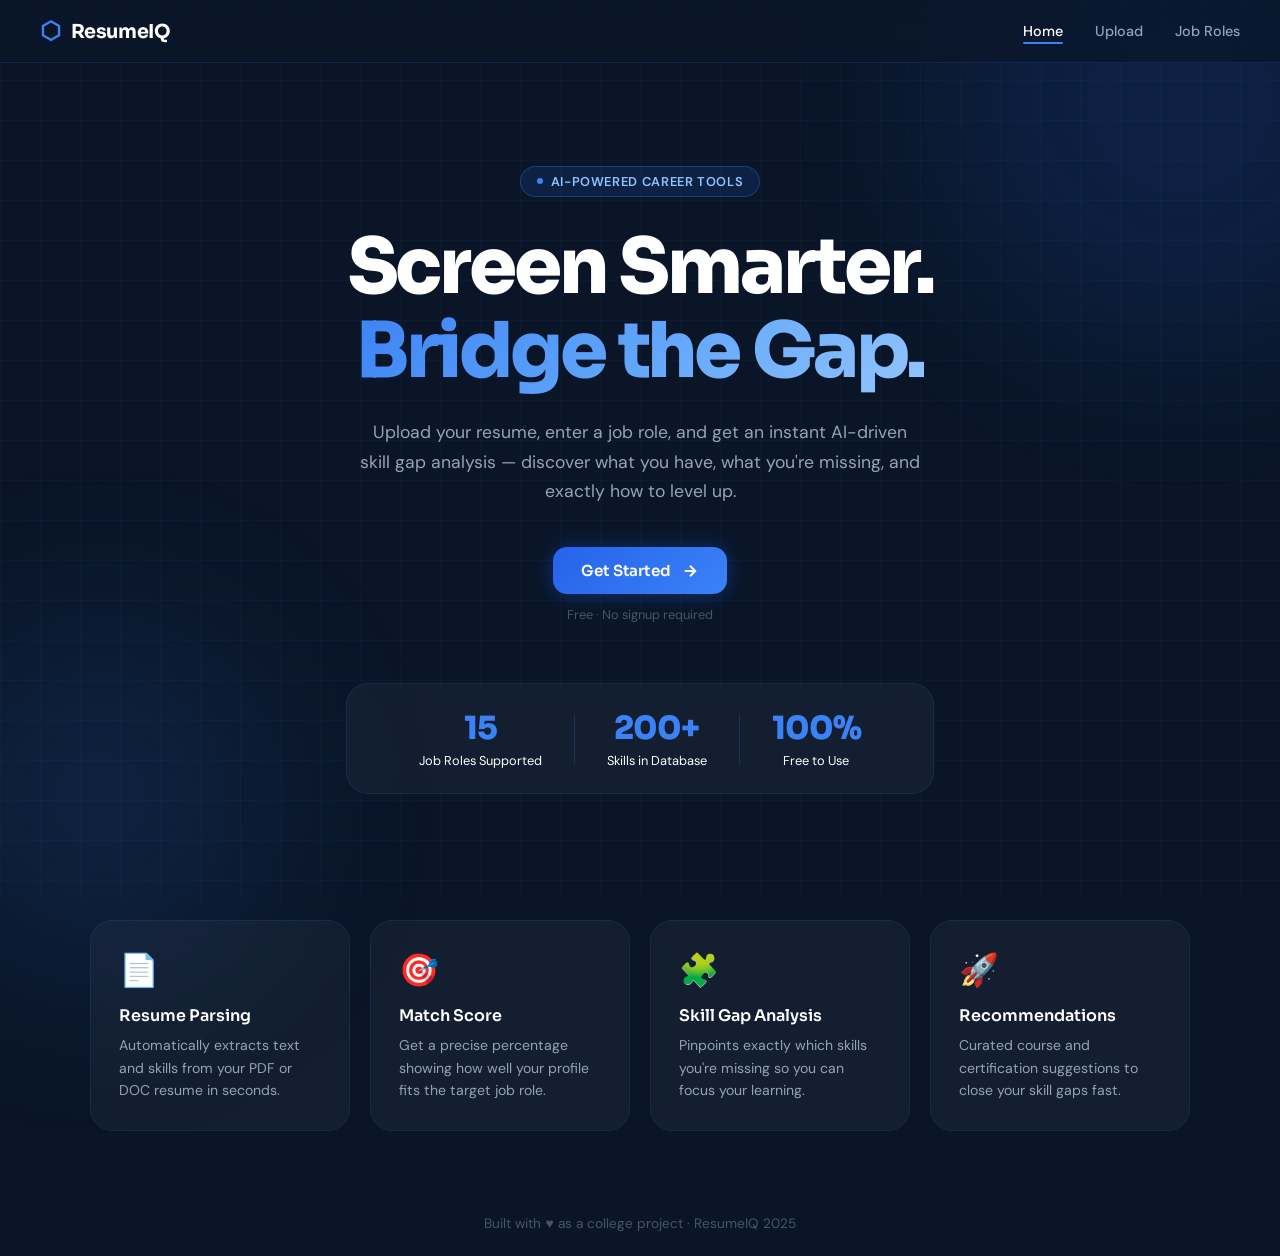
<file: frontend/index.html>
<!DOCTYPE html>
<html lang="en">
<head>
  <meta charset="UTF-8" />
  <meta name="viewport" content="width=device-width, initial-scale=1.0"/>
  <title>ResumeIQ – Intelligent Resume Screener</title>
  <link rel="stylesheet" href="style.css" />
  <link href="https://fonts.googleapis.com/css2?family=Sora:wght@300;400;600;700;800&family=DM+Sans:ital,wght@0,300;0,400;0,500;1,300&display=swap" rel="stylesheet"/>
</head>
<body class="home-page">

  <!-- Animated background grid -->
  <div class="bg-grid"></div>
  <!-- Floating blobs -->
  <div class="blob blob-1"></div>
  <div class="blob blob-2"></div>

  <nav class="navbar">
    <div class="nav-logo">
      <span class="logo-icon">⬡</span>
      <span class="logo-text">ResumeIQ</span>
    </div>
    <div class="nav-links">
      <a href="index.html" class="active">Home</a>
      <a href="upload.html">Upload</a>
      <a href="job-roles.html">Job Roles</a>
    </div>
  </nav>

  <main class="hero-section">
    <div class="hero-badge">
      <span class="badge-dot"></span>
      AI-Powered Career Tools
    </div>

    <h1 class="hero-title">
      Screen Smarter.<br/>
      <span class="gradient-text">Bridge the Gap.</span>
    </h1>

    <p class="hero-description">
      Upload your resume, enter a job role, and get an instant AI-driven
      skill gap analysis — discover what you have, what you're missing,
      and exactly how to level up.
    </p>

    <div class="hero-cta">
      <a href="upload.html" class="btn-primary">
        <span>Get Started</span>
        <svg width="18" height="18" viewBox="0 0 24 24" fill="none" stroke="currentColor" stroke-width="2.5"><line x1="5" y1="12" x2="19" y2="12"/><polyline points="12 5 19 12 12 19"/></svg>
      </a>
      <div class="cta-note">Free · No signup required</div>
    </div>

    <!-- Stats row -->
    <div class="stats-row">
      <div class="stat-card">
        <div class="stat-number">15</div>
        <div class="stat-label">Job Roles Supported</div>
      </div>
      <div class="stat-divider"></div>
      <div class="stat-card">
        <div class="stat-number">200+</div>
        <div class="stat-label">Skills in Database</div>
      </div>
      <div class="stat-divider"></div>
      <div class="stat-card">
        <div class="stat-number">100%</div>
        <div class="stat-label">Free to Use</div>
      </div>
    </div>
  </main>

  <!-- Feature cards -->
  <section class="features-section">
    <div class="features-grid">
      <div class="feature-card" style="--delay: 0s">
        <div class="feature-icon">📄</div>
        <h3>Resume Parsing</h3>
        <p>Automatically extracts text and skills from your PDF or DOC resume in seconds.</p>
      </div>
      <div class="feature-card" style="--delay: 0.1s">
        <div class="feature-icon">🎯</div>
        <h3>Match Score</h3>
        <p>Get a precise percentage showing how well your profile fits the target job role.</p>
      </div>
      <div class="feature-card" style="--delay: 0.2s">
        <div class="feature-icon">🧩</div>
        <h3>Skill Gap Analysis</h3>
        <p>Pinpoints exactly which skills you're missing so you can focus your learning.</p>
      </div>
      <div class="feature-card" style="--delay: 0.3s">
        <div class="feature-icon">🚀</div>
        <h3>Recommendations</h3>
        <p>Curated course and certification suggestions to close your skill gaps fast.</p>
      </div>
    </div>
  </section>

  <footer class="footer">
    <p>Built with ♥ as a college project · ResumeIQ 2025</p>
  </footer>

  <script src="main.js"></script>
</body>
</html>
</file>
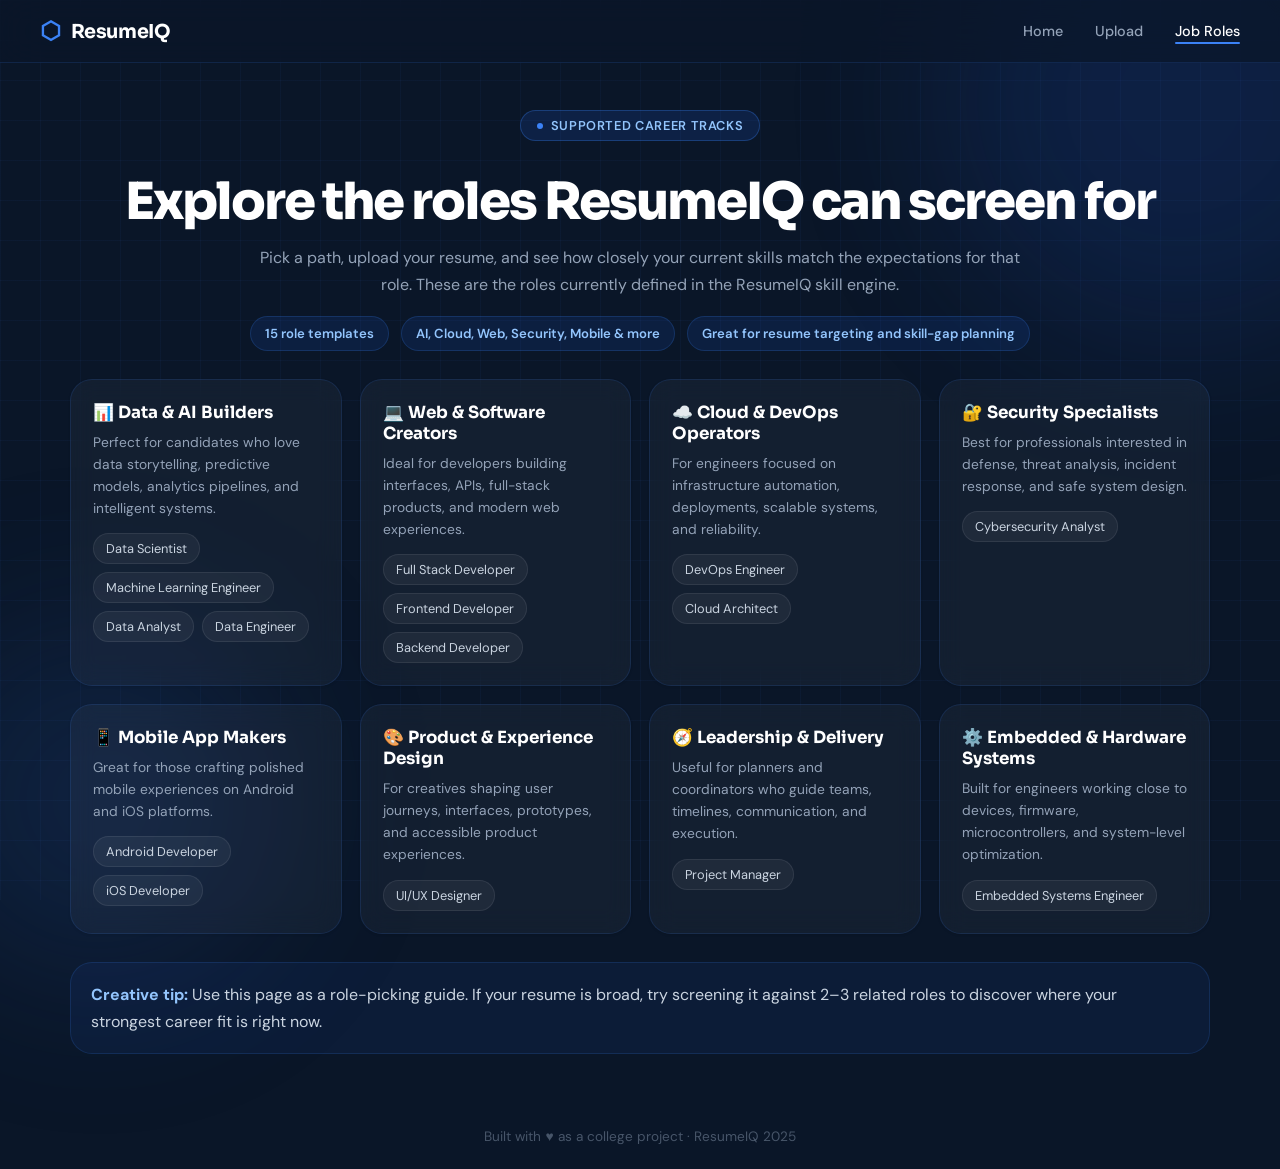
<file: frontend/job-roles.html>
<!DOCTYPE html>
<html lang="en">
<head>
  <meta charset="UTF-8" />
  <meta name="viewport" content="width=device-width, initial-scale=1.0"/>
  <title>Supported Job Roles – ResumeIQ</title>
  <link rel="stylesheet" href="style.css" />
  <link href="https://fonts.googleapis.com/css2?family=Sora:wght@300;400;600;700;800&family=DM+Sans:ital,wght@0,300;0,400;0,500;1,300&display=swap" rel="stylesheet"/>
</head>
<body class="roles-page">

  <div class="bg-grid"></div>
  <div class="blob blob-1"></div>
  <div class="blob blob-2"></div>

  <nav class="navbar">
    <a href="index.html" class="nav-logo">
      <span class="logo-icon">⬡</span>
      <span class="logo-text">ResumeIQ</span>
    </a>
    <div class="nav-links">
      <a href="index.html">Home</a>
      <a href="upload.html">Upload</a>
      <a href="job-roles.html" class="active">Job Roles</a>
    </div>
  </nav>

  <main class="roles-main">
    <section class="roles-hero">
      <div class="hero-badge">
        <span class="badge-dot"></span>
        Supported Career Tracks
      </div>
      <h1>Explore the roles ResumeIQ can screen for</h1>
      <p>
        Pick a path, upload your resume, and see how closely your current skills match the expectations for that role.
        These are the roles currently defined in the ResumeIQ skill engine.
      </p>

      <div class="roles-summary">
        <span class="summary-pill">15 role templates</span>
        <span class="summary-pill">AI, Cloud, Web, Security, Mobile & more</span>
        <span class="summary-pill">Great for resume targeting and skill-gap planning</span>
      </div>
    </section>

    <section class="roles-grid">
      <article class="role-category-card">
        <h2>📊 Data & AI Builders</h2>
        <p>Perfect for candidates who love data storytelling, predictive models, analytics pipelines, and intelligent systems.</p>
        <div class="role-pill-group">
          <span class="role-pill">Data Scientist</span>
          <span class="role-pill">Machine Learning Engineer</span>
          <span class="role-pill">Data Analyst</span>
          <span class="role-pill">Data Engineer</span>
        </div>
      </article>

      <article class="role-category-card">
        <h2>💻 Web & Software Creators</h2>
        <p>Ideal for developers building interfaces, APIs, full-stack products, and modern web experiences.</p>
        <div class="role-pill-group">
          <span class="role-pill">Full Stack Developer</span>
          <span class="role-pill">Frontend Developer</span>
          <span class="role-pill">Backend Developer</span>
        </div>
      </article>

      <article class="role-category-card">
        <h2>☁️ Cloud & DevOps Operators</h2>
        <p>For engineers focused on infrastructure automation, deployments, scalable systems, and reliability.</p>
        <div class="role-pill-group">
          <span class="role-pill">DevOps Engineer</span>
          <span class="role-pill">Cloud Architect</span>
        </div>
      </article>

      <article class="role-category-card">
        <h2>🔐 Security Specialists</h2>
        <p>Best for professionals interested in defense, threat analysis, incident response, and safe system design.</p>
        <div class="role-pill-group">
          <span class="role-pill">Cybersecurity Analyst</span>
        </div>
      </article>

      <article class="role-category-card">
        <h2>📱 Mobile App Makers</h2>
        <p>Great for those crafting polished mobile experiences on Android and iOS platforms.</p>
        <div class="role-pill-group">
          <span class="role-pill">Android Developer</span>
          <span class="role-pill">iOS Developer</span>
        </div>
      </article>

      <article class="role-category-card">
        <h2>🎨 Product & Experience Design</h2>
        <p>For creatives shaping user journeys, interfaces, prototypes, and accessible product experiences.</p>
        <div class="role-pill-group">
          <span class="role-pill">UI/UX Designer</span>
        </div>
      </article>

      <article class="role-category-card">
        <h2>🧭 Leadership & Delivery</h2>
        <p>Useful for planners and coordinators who guide teams, timelines, communication, and execution.</p>
        <div class="role-pill-group">
          <span class="role-pill">Project Manager</span>
        </div>
      </article>

      <article class="role-category-card">
        <h2>⚙️ Embedded & Hardware Systems</h2>
        <p>Built for engineers working close to devices, firmware, microcontrollers, and system-level optimization.</p>
        <div class="role-pill-group">
          <span class="role-pill">Embedded Systems Engineer</span>
        </div>
      </article>
    </section>

    <section class="roles-note-box">
      <strong>Creative tip:</strong> Use this page as a role-picking guide. If your resume is broad, try screening it against 2–3 related roles to discover where your strongest career fit is right now.
    </section>
  </main>

  <footer class="footer">
    <p>Built with ♥ as a college project · ResumeIQ 2025</p>
  </footer>

  <script src="main.js"></script>
</body>
</html>
</file>
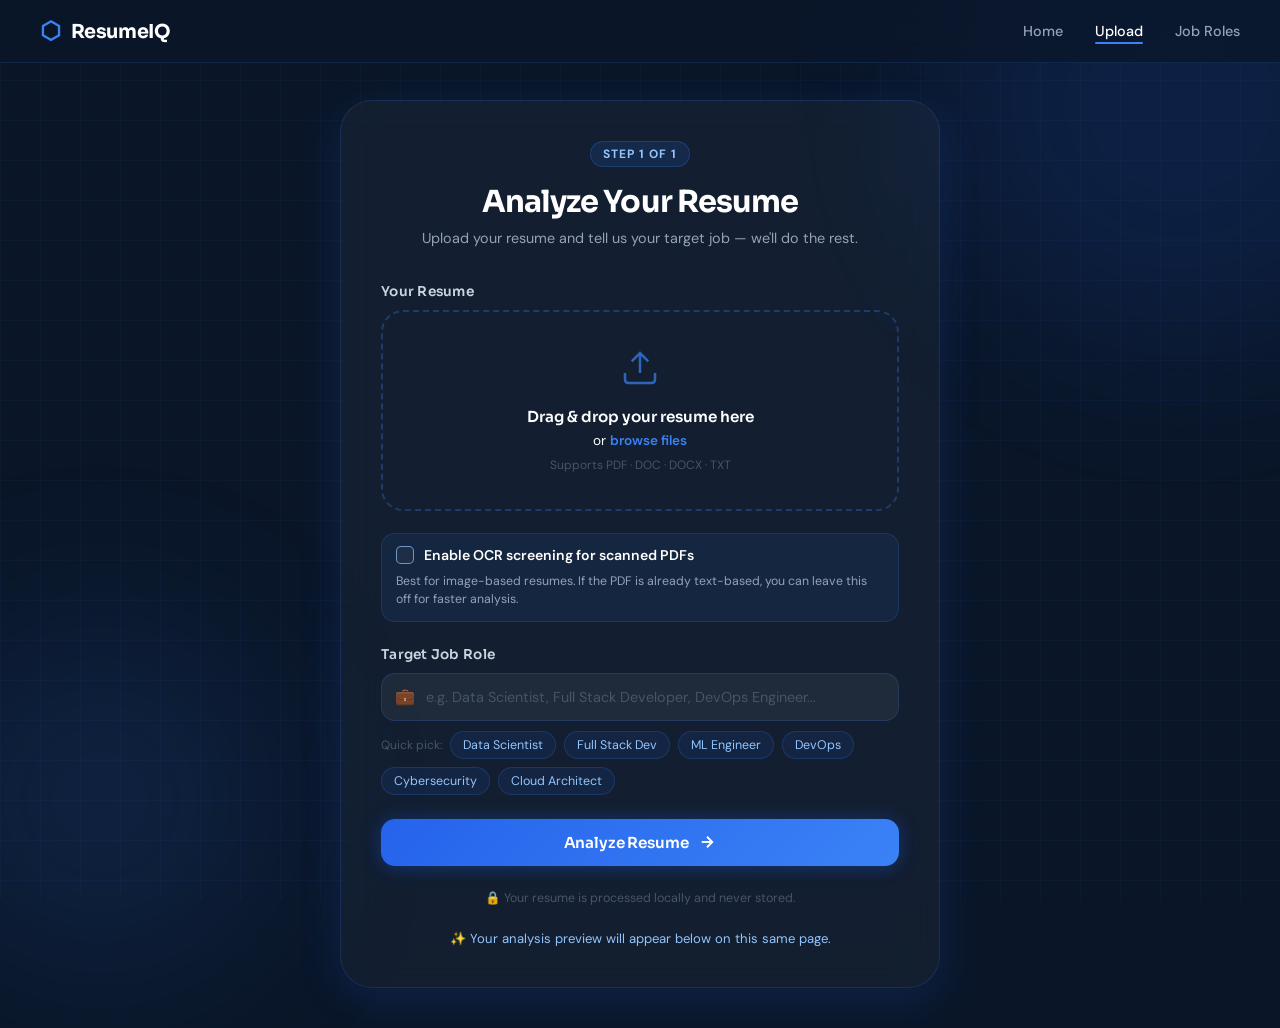
<file: frontend/results.html>
<!DOCTYPE html>
<html lang="en">
<head>
  <meta charset="UTF-8" />
  <meta name="viewport" content="width=device-width, initial-scale=1.0"/>
  <title>Analysis Results – ResumeIQ</title>
  <link rel="stylesheet" href="style.css" />
  <link href="https://fonts.googleapis.com/css2?family=Sora:wght@300;400;600;700;800&family=DM+Sans:ital,wght@0,300;0,400;0,500;1,300&display=swap" rel="stylesheet"/>
</head>
<body class="results-page">

  <div class="bg-grid"></div>
  <div class="blob blob-1"></div>
  <div class="blob blob-2"></div>

  <nav class="navbar">
    <a href="index.html" class="nav-logo">
      <span class="logo-icon">⬡</span>
      <span class="logo-text">ResumeIQ</span>
    </a>
    <div class="nav-links">
      <a href="index.html">Home</a>
      <a href="upload.html">Upload</a>
      <a href="job-roles.html">Job Roles</a>
    </div>
  </nav>

  <main class="results-main">

    <!-- Hero score section -->
    <section class="score-hero">
      <div class="score-hero-inner">
        <div class="result-meta">
          <span class="result-badge">Analysis Complete</span>
          <h1>Your Resume Report</h1>
          <p class="result-subtitle">
            Role: <strong id="displayRole">—</strong>
          </p>
        </div>

        <!-- Circular score meter -->
        <div class="score-ring-wrap">
          <svg class="score-ring" viewBox="0 0 200 200">
            <circle class="ring-bg" cx="100" cy="100" r="80"/>
            <circle class="ring-fill" id="ringFill" cx="100" cy="100" r="80"
              stroke-dasharray="502.65"
              stroke-dashoffset="502.65"/>
          </svg>
          <div class="score-center">
            <div class="score-number" id="scoreNumber">0%</div>
            <div class="score-label">Match Score</div>
          </div>
        </div>
      </div>

      <!-- Score interpretation badge -->
      <div class="score-verdict" id="scoreVerdict">
        <span class="verdict-icon" id="verdictIcon">🔍</span>
        <span id="verdictText">Analyzing...</span>
      </div>
    </section>

    <!-- Progress bar (alternate linear view) -->
    <section class="results-grid">

      <!-- Match Score Bar -->
      <div class="result-card card-full">
        <div class="card-header">
          <span class="card-icon">📊</span>
          <h2>Match Score Breakdown</h2>
        </div>
        <div class="score-bar-wrap">
          <div class="score-bar-track">
            <div class="score-bar-fill" id="scoreBarFill" style="width: 0%"></div>
            <div class="score-bar-label" id="scoreBarLabel">0%</div>
          </div>
          <div class="score-scale">
            <span>0%</span><span>25%</span><span>50%</span><span>75%</span><span>100%</span>
          </div>
        </div>
      </div>

      <!-- Matched Skills -->
      <div class="result-card">
        <div class="card-header">
          <span class="card-icon">✅</span>
          <h2>Matched Skills</h2>
          <span class="card-count matched-count" id="matchedCount">0</span>
        </div>
        <div class="skills-container" id="matchedSkills">
          <p class="empty-state">No matched skills found.</p>
        </div>
      </div>

      <!-- Missing Skills -->
      <div class="result-card">
        <div class="card-header">
          <span class="card-icon">❌</span>
          <h2>Missing Skills</h2>
          <span class="card-count missing-count" id="missingCount">0</span>
        </div>
        <div class="skills-container" id="missingSkills">
          <p class="empty-state">No missing skills found.</p>
        </div>
      </div>

      <!-- Skill Gap Analysis -->
      <div class="result-card card-full">
        <div class="card-header">
          <span class="card-icon">🧩</span>
          <h2>Skill Gap Analysis</h2>
        </div>
        <div class="gap-analysis" id="gapAnalysis">
          <p class="empty-state">Loading analysis...</p>
        </div>
      </div>

      <!-- Recommendations -->
      <div class="result-card card-full">
        <div class="card-header">
          <span class="card-icon">🚀</span>
          <h2>Learning Recommendations</h2>
        </div>
        <div class="recommendations-grid" id="recommendations">
          <p class="empty-state">Loading recommendations...</p>
        </div>
      </div>

    </section>

    <!-- Action buttons -->
    <div class="results-actions">
      <a href="upload.html" class="btn-primary">
        <svg width="16" height="16" viewBox="0 0 24 24" fill="none" stroke="currentColor" stroke-width="2.5"><polyline points="15 18 9 12 15 6"/></svg>
        Analyze Another Resume
      </a>
      <button class="btn-secondary" onclick="window.print()">
        <svg width="16" height="16" viewBox="0 0 24 24" fill="none" stroke="currentColor" stroke-width="2"><polyline points="6 9 6 2 18 2 18 9"/><path d="M6 18H4a2 2 0 0 1-2-2v-5a2 2 0 0 1 2-2h16a2 2 0 0 1 2 2v5a2 2 0 0 1-2 2h-2"/><rect x="6" y="14" width="12" height="8"/></svg>
        Print Report
      </button>
    </div>

  </main>

  <footer class="footer">
    <p>Built with ♥ as a college project · ResumeIQ 2025</p>
  </footer>

  <script src="main.js"></script>
  <script src="results.js"></script>
</body>
</html>
</file>
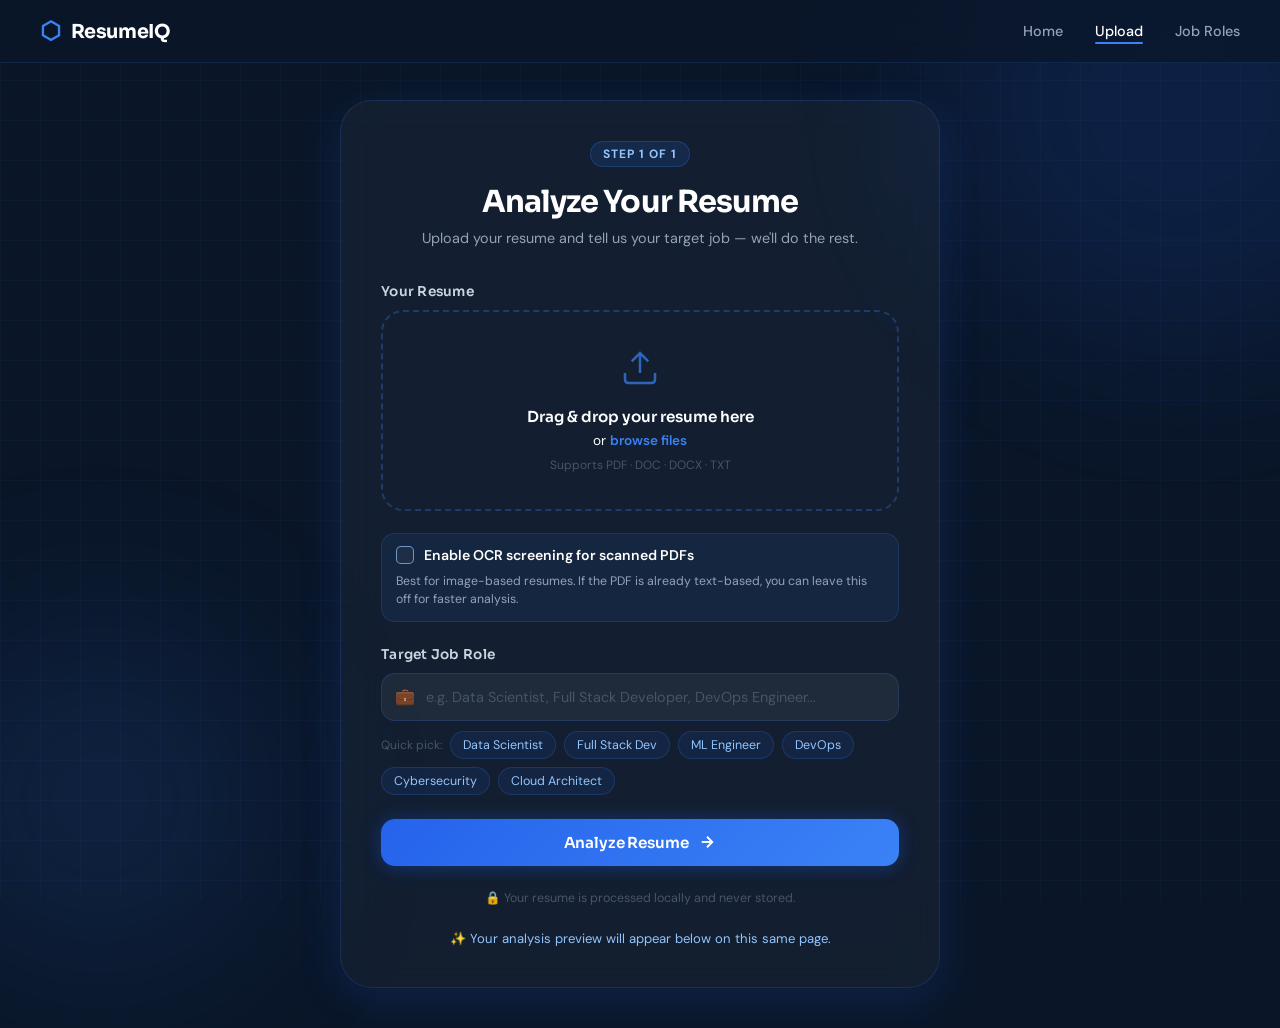
<file: frontend/upload.html>
<!DOCTYPE html>
<html lang="en">
<head>
  <meta charset="UTF-8" />
  <meta name="viewport" content="width=device-width, initial-scale=1.0"/>
  <title>Upload Resume – ResumeIQ</title>
  <link rel="stylesheet" href="style.css" />
  <link href="https://fonts.googleapis.com/css2?family=Sora:wght@300;400;600;700;800&family=DM+Sans:ital,wght@0,300;0,400;0,500;1,300&display=swap" rel="stylesheet"/>
</head>
<body class="upload-page">

  <div class="bg-grid"></div>
  <div class="blob blob-1"></div>
  <div class="blob blob-2"></div>

  <nav class="navbar">
    <a href="index.html" class="nav-logo">
      <span class="logo-icon">⬡</span>
      <span class="logo-text">ResumeIQ</span>
    </a>
    <div class="nav-links">
      <a href="index.html">Home</a>
      <a href="upload.html" class="active">Upload</a>
      <a href="job-roles.html">Job Roles</a>
    </div>
  </nav>

  <main class="upload-main">
    <div class="upload-layout">
      <div class="upload-container">

        <div class="upload-header">
          <div class="step-badge">Step 1 of 1</div>
          <h1>Analyze Your Resume</h1>
          <p>Upload your resume and tell us your target job — we'll do the rest.</p>
        </div>

        <form id="uploadForm" class="upload-form" enctype="multipart/form-data">

          <!-- File Drop Zone -->
          <div class="form-group">
            <label class="form-label">Your Resume</label>
            <div class="drop-zone" id="dropZone">
              <div class="drop-zone-content" id="dropContent">
                <div class="drop-icon">
                  <svg width="40" height="40" viewBox="0 0 24 24" fill="none" stroke="currentColor" stroke-width="1.5">
                    <path d="M21 15v4a2 2 0 0 1-2 2H5a2 2 0 0 1-2-2v-4"/>
                    <polyline points="17 8 12 3 7 8"/>
                    <line x1="12" y1="3" x2="12" y2="15"/>
                  </svg>
                </div>
                <p class="drop-title">Drag & drop your resume here</p>
                <p class="drop-subtitle">or <label for="fileInput" class="file-browse-label">browse files</label></p>
                <p class="drop-formats">Supports PDF · DOC · DOCX · TXT</p>
              </div>
              <div class="drop-zone-selected hidden" id="fileSelected">
                <div class="file-icon">📄</div>
                <div class="file-info">
                  <span class="file-name" id="fileName">resume.pdf</span>
                  <span class="file-size" id="fileSize">245 KB</span>
                </div>
                <button type="button" class="file-remove" id="removeFile">✕</button>
              </div>
              <input type="file" id="fileInput" name="resume" accept=".pdf,.doc,.docx,.txt" hidden/>
            </div>

            <div class="ocr-option">
              <label class="ocr-toggle" for="ocrToggle">
                <input type="checkbox" id="ocrToggle" name="use_ocr" />
                <span class="ocr-toggle-box"></span>
                <span class="ocr-toggle-text">Enable OCR screening for scanned PDFs</span>
              </label>
              <p class="ocr-note">Best for image-based resumes. If the PDF is already text-based, you can leave this off for faster analysis.</p>
            </div>
          </div>

          <!-- Job Role Input -->
          <div class="form-group">
            <label class="form-label" for="jobRole">Target Job Role</label>
            <div class="input-wrapper">
              <span class="input-icon">💼</span>
              <input
                type="text"
                id="jobRole"
                name="job_role"
                placeholder="e.g. Data Scientist, Full Stack Developer, DevOps Engineer..."
                class="text-input"
                autocomplete="off"
              />
            </div>
            <!-- Quick select chips -->
            <div class="role-chips">
              <span class="chip-label">Quick pick:</span>
              <button type="button" class="role-chip" data-role="Data Scientist">Data Scientist</button>
              <button type="button" class="role-chip" data-role="Full Stack Developer">Full Stack Dev</button>
              <button type="button" class="role-chip" data-role="Machine Learning Engineer">ML Engineer</button>
              <button type="button" class="role-chip" data-role="DevOps Engineer">DevOps</button>
              <button type="button" class="role-chip" data-role="Cybersecurity Analyst">Cybersecurity</button>
              <button type="button" class="role-chip" data-role="Cloud Architect">Cloud Architect</button>
            </div>
          </div>

          <!-- Error message -->
          <div class="error-msg hidden" id="errorMsg">
            <span>⚠️</span> <span id="errorText">Please fill in all fields.</span>
          </div>

          <!-- Submit -->
          <button type="submit" class="btn-primary btn-full" id="submitBtn">
            <span id="btnText">Analyze Resume</span>
            <div class="btn-spinner hidden" id="btnSpinner"></div>
            <svg id="btnArrow" width="18" height="18" viewBox="0 0 24 24" fill="none" stroke="currentColor" stroke-width="2.5"><line x1="5" y1="12" x2="19" y2="12"/><polyline points="12 5 19 12 12 19"/></svg>
          </button>

          <p class="privacy-note">🔒 Your resume is processed locally and never stored.</p>
          <p class="preview-note">✨ Your analysis preview will appear below on this same page.</p>
        </form>

      </div>

      <section class="inline-results hidden" id="inlineResults" aria-live="polite">
        <div class="inline-results-header">
          <div>
            <span class="result-badge">Live Preview</span>
            <h2>Analysis Preview</h2>
            <p>Your match score and skill gap report will appear here after upload.</p>
          </div>
          <button type="button" class="btn-secondary" id="scrollToFormBtn">Edit Resume / Role</button>
        </div>

        <section class="score-hero">
          <div class="score-hero-inner">
            <div class="result-meta">
              <span class="result-badge">Analysis Complete</span>
              <h1>Your Resume Report</h1>
              <p class="result-subtitle">
                Role: <strong id="displayRole">—</strong>
              </p>
            </div>

            <div class="score-ring-wrap">
              <svg class="score-ring" viewBox="0 0 200 200">
                <circle class="ring-bg" cx="100" cy="100" r="80"/>
                <circle class="ring-fill" id="ringFill" cx="100" cy="100" r="80"
                  stroke-dasharray="502.65"
                  stroke-dashoffset="502.65"/>
              </svg>
              <div class="score-center">
                <div class="score-number" id="scoreNumber">0%</div>
                <div class="score-label">Match Score</div>
              </div>
            </div>
          </div>

          <div class="score-verdict" id="scoreVerdict">
            <span class="verdict-icon" id="verdictIcon">🔍</span>
            <span id="verdictText">Analyzing...</span>
          </div>
        </section>

        <section class="results-grid">
          <div class="result-card card-full">
            <div class="card-header">
              <span class="card-icon">📊</span>
              <h2>Match Score Breakdown</h2>
            </div>
            <div class="score-bar-wrap">
              <div class="score-bar-track">
                <div class="score-bar-fill" id="scoreBarFill" style="width: 0%"></div>
                <div class="score-bar-label" id="scoreBarLabel">0%</div>
              </div>
              <div class="score-scale">
                <span>0%</span><span>25%</span><span>50%</span><span>75%</span><span>100%</span>
              </div>
            </div>
          </div>

          <div class="result-card">
            <div class="card-header">
              <span class="card-icon">✅</span>
              <h2>Matched Skills</h2>
              <span class="card-count matched-count" id="matchedCount">0</span>
            </div>
            <div class="skills-container" id="matchedSkills">
              <p class="empty-state">No matched skills found.</p>
            </div>
          </div>

          <div class="result-card">
            <div class="card-header">
              <span class="card-icon">❌</span>
              <h2>Missing Skills</h2>
              <span class="card-count missing-count" id="missingCount">0</span>
            </div>
            <div class="skills-container" id="missingSkills">
              <p class="empty-state">No missing skills found.</p>
            </div>
          </div>

          <div class="result-card card-full">
            <div class="card-header">
              <span class="card-icon">🧩</span>
              <h2>Skill Gap Analysis</h2>
            </div>
            <div class="gap-analysis" id="gapAnalysis">
              <p class="empty-state">Loading analysis...</p>
            </div>
          </div>

          <div class="result-card card-full">
            <div class="card-header">
              <span class="card-icon">🚀</span>
              <h2>Learning Recommendations</h2>
            </div>
            <div class="recommendations-grid" id="recommendations">
              <p class="empty-state">Loading recommendations...</p>
            </div>
          </div>
        </section>

        <div class="results-actions">
          <a href="results.html" class="btn-primary">Open Full Report</a>
          <button type="button" class="btn-secondary" onclick="window.print()">Print Preview</button>
        </div>
      </section>
    </div>
  </main>

  <script src="main.js"></script>
  <script src="results.js"></script>
  <script src="upload.js"></script>
</body>
</html>
</file>
<file: frontend/style.css>
/* ================================================
   ResumeIQ – Complete Stylesheet
   Theme: Clean tech-blue with glassmorphism cards
   ================================================ */

/* ── Google Fonts loaded in HTML ── */

/* ── CSS Variables ── */
:root {
  --blue-900: #0a1628;
  --blue-800: #0d2045;
  --blue-700: #1a3a6e;
  --blue-600: #1e4db7;
  --blue-500: #2563eb;
  --blue-400: #3b82f6;
  --blue-300: #93c5fd;
  --blue-100: #dbeafe;
  --blue-50:  #eff6ff;

  --white:    #ffffff;
  --gray-50:  #f8fafc;
  --gray-100: #f1f5f9;
  --gray-300: #cbd5e1;
  --gray-400: #94a3b8;
  --gray-600: #475569;
  --gray-800: #1e293b;

  --green-500: #22c55e;
  --green-100: #dcfce7;
  --red-500:   #ef4444;
  --red-100:   #fee2e2;
  --amber-500: #f59e0b;
  --amber-100: #fef3c7;

  --font-display: 'Sora', sans-serif;
  --font-body:    'DM Sans', sans-serif;

  --radius-sm:  8px;
  --radius-md:  14px;
  --radius-lg:  22px;
  --radius-xl:  32px;

  --shadow-sm:  0 1px 3px rgba(0,0,0,0.08), 0 1px 2px rgba(0,0,0,0.04);
  --shadow-md:  0 4px 16px rgba(37,99,235,0.12), 0 2px 6px rgba(0,0,0,0.06);
  --shadow-lg:  0 12px 40px rgba(37,99,235,0.18), 0 4px 12px rgba(0,0,0,0.08);
  --shadow-glow: 0 0 40px rgba(59,130,246,0.25);

  --transition: all 0.25s cubic-bezier(0.4, 0, 0.2, 1);
}

/* ── Reset ── */
*, *::before, *::after { box-sizing: border-box; margin: 0; padding: 0; }
html { scroll-behavior: smooth; }
body {
  font-family: var(--font-body);
  background: var(--blue-900);
  color: var(--white);
  min-height: 100vh;
  overflow-x: hidden;
}
a { text-decoration: none; color: inherit; }
button { cursor: pointer; font-family: var(--font-body); border: none; }
input { font-family: var(--font-body); }

/* ── Background Grid ── */
.bg-grid {
  position: fixed;
  inset: 0;
  background-image:
    linear-gradient(rgba(59,130,246,0.05) 1px, transparent 1px),
    linear-gradient(90deg, rgba(59,130,246,0.05) 1px, transparent 1px);
  background-size: 40px 40px;
  z-index: 0;
  pointer-events: none;
}

/* ── Blobs ── */
.blob {
  position: fixed;
  border-radius: 50%;
  filter: blur(80px);
  opacity: 0.15;
  z-index: 0;
  pointer-events: none;
  animation: blobFloat 8s ease-in-out infinite;
}
.blob-1 {
  width: 500px; height: 500px;
  background: radial-gradient(circle, #2563eb, #1e4db7);
  top: -150px; right: -150px;
  animation-delay: 0s;
}
.blob-2 {
  width: 400px; height: 400px;
  background: radial-gradient(circle, #3b82f6, #0d2045);
  bottom: -100px; left: -100px;
  animation-delay: 4s;
}
@keyframes blobFloat {
  0%, 100% { transform: translate(0, 0) scale(1); }
  50%       { transform: translate(20px, -20px) scale(1.05); }
}

/* ── Navbar ── */
.navbar {
  position: fixed;
  top: 0; left: 0; right: 0;
  display: flex;
  align-items: center;
  justify-content: space-between;
  padding: 16px 40px;
  background: rgba(10, 22, 40, 0.7);
  backdrop-filter: blur(20px);
  border-bottom: 1px solid rgba(59,130,246,0.15);
  z-index: 100;
}
.nav-logo {
  display: flex;
  align-items: center;
  gap: 10px;
  font-family: var(--font-display);
  font-weight: 700;
  font-size: 1.2rem;
  letter-spacing: -0.02em;
}
.logo-icon {
  font-size: 1.5rem;
  color: var(--blue-400);
}
.logo-text { color: var(--white); }
.nav-links {
  display: flex;
  gap: 32px;
}
.nav-links a {
  font-size: 0.9rem;
  font-weight: 500;
  color: var(--gray-400);
  transition: var(--transition);
  position: relative;
}
.nav-links a::after {
  content: '';
  position: absolute;
  bottom: -4px; left: 0; right: 0;
  height: 2px;
  background: var(--blue-400);
  border-radius: 2px;
  transform: scaleX(0);
  transition: var(--transition);
}
.nav-links a:hover,
.nav-links a.active { color: var(--white); }
.nav-links a:hover::after,
.nav-links a.active::after { transform: scaleX(1); }

/* ── Shared: Buttons ── */
.btn-primary {
  display: inline-flex;
  align-items: center;
  gap: 10px;
  background: linear-gradient(135deg, var(--blue-500), var(--blue-400));
  color: var(--white);
  font-family: var(--font-display);
  font-weight: 600;
  font-size: 0.95rem;
  padding: 14px 28px;
  border-radius: var(--radius-md);
  border: none;
  cursor: pointer;
  box-shadow: var(--shadow-md), 0 0 20px rgba(37,99,235,0.3);
  transition: var(--transition);
  letter-spacing: -0.01em;
}
.btn-primary:hover {
  transform: translateY(-2px);
  box-shadow: var(--shadow-lg), 0 0 30px rgba(37,99,235,0.4);
}
.btn-primary:active { transform: translateY(0); }
.btn-secondary {
  display: inline-flex;
  align-items: center;
  gap: 10px;
  background: rgba(255,255,255,0.05);
  color: var(--gray-300);
  font-family: var(--font-display);
  font-weight: 500;
  font-size: 0.9rem;
  padding: 14px 28px;
  border-radius: var(--radius-md);
  border: 1px solid rgba(255,255,255,0.1);
  cursor: pointer;
  transition: var(--transition);
}
.btn-secondary:hover {
  background: rgba(255,255,255,0.1);
  color: var(--white);
  border-color: rgba(255,255,255,0.2);
}
.btn-full { width: 100%; justify-content: center; }

/* ── Footer ── */
.footer {
  position: relative;
  z-index: 1;
  text-align: center;
  padding: 24px;
  color: var(--gray-600);
  font-size: 0.85rem;
}

/* ============================================
   HOME PAGE
   ============================================ */
.home-page main.hero-section {
  position: relative;
  z-index: 1;
  min-height: 100vh;
  display: flex;
  flex-direction: column;
  align-items: center;
  justify-content: center;
  padding: 120px 20px 60px;
  text-align: center;
}

.hero-badge {
  display: inline-flex;
  align-items: center;
  gap: 8px;
  background: rgba(37,99,235,0.15);
  border: 1px solid rgba(59,130,246,0.3);
  color: var(--blue-300);
  font-size: 0.8rem;
  font-weight: 600;
  letter-spacing: 0.05em;
  text-transform: uppercase;
  padding: 6px 16px;
  border-radius: 100px;
  margin-bottom: 28px;
  animation: fadeSlideDown 0.6s ease both;
}
.badge-dot {
  width: 6px; height: 6px;
  background: var(--blue-400);
  border-radius: 50%;
  animation: pulse 2s ease-in-out infinite;
}
@keyframes pulse {
  0%, 100% { opacity: 1; transform: scale(1); }
  50%       { opacity: 0.5; transform: scale(1.5); }
}

.hero-title {
  font-family: var(--font-display);
  font-size: clamp(2.8rem, 6vw, 5rem);
  font-weight: 800;
  line-height: 1.1;
  letter-spacing: -0.04em;
  margin-bottom: 24px;
  animation: fadeSlideDown 0.6s ease 0.1s both;
}
.gradient-text {
  background: linear-gradient(135deg, var(--blue-400) 0%, #60a5fa 50%, var(--blue-300) 100%);
  -webkit-background-clip: text;
  -webkit-text-fill-color: transparent;
  background-clip: text;
}

.hero-description {
  max-width: 560px;
  font-size: 1.1rem;
  line-height: 1.7;
  color: var(--gray-400);
  margin-bottom: 40px;
  animation: fadeSlideDown 0.6s ease 0.2s both;
}

.hero-cta {
  display: flex;
  flex-direction: column;
  align-items: center;
  gap: 12px;
  margin-bottom: 60px;
  animation: fadeSlideDown 0.6s ease 0.3s both;
}
.cta-note {
  font-size: 0.8rem;
  color: var(--gray-600);
}

/* Stats row */
.stats-row {
  display: flex;
  align-items: center;
  gap: 0;
  background: rgba(255,255,255,0.04);
  border: 1px solid rgba(59,130,246,0.15);
  border-radius: var(--radius-lg);
  padding: 24px 40px;
  backdrop-filter: blur(12px);
  animation: fadeSlideDown 0.6s ease 0.4s both;
}
.stat-card { text-align: center; padding: 0 32px; }
.stat-number {
  font-family: var(--font-display);
  font-size: 2rem;
  font-weight: 800;
  color: var(--blue-400);
  letter-spacing: -0.03em;
}
.stat-label {
  font-size: 0.8rem;
  color: var(--gray-500);
  margin-top: 4px;
}
.stat-divider {
  width: 1px;
  height: 50px;
  background: rgba(59,130,246,0.2);
}

/* Feature cards */
.features-section {
  position: relative;
  z-index: 1;
  padding: 20px 40px 60px;
}
.features-grid {
  display: grid;
  grid-template-columns: repeat(auto-fit, minmax(240px, 1fr));
  gap: 20px;
  max-width: 1100px;
  margin: 0 auto;
}
.feature-card {
  background: rgba(255,255,255,0.04);
  border: 1px solid rgba(59,130,246,0.12);
  border-radius: var(--radius-lg);
  padding: 28px;
  backdrop-filter: blur(12px);
  transition: var(--transition);
  animation: fadeSlideUp 0.6s ease var(--delay) both;
}
.feature-card:hover {
  border-color: rgba(59,130,246,0.35);
  background: rgba(37,99,235,0.08);
  transform: translateY(-4px);
  box-shadow: var(--shadow-md);
}
.feature-icon {
  font-size: 2rem;
  margin-bottom: 14px;
}
.feature-card h3 {
  font-family: var(--font-display);
  font-size: 1rem;
  font-weight: 600;
  margin-bottom: 8px;
  color: var(--white);
}
.feature-card p {
  font-size: 0.88rem;
  color: var(--gray-400);
  line-height: 1.6;
}

/* ============================================
   JOB ROLES PAGE
   ============================================ */
.roles-page .roles-main {
  position: relative;
  z-index: 1;
  max-width: 1180px;
  margin: 0 auto;
  padding: 110px 20px 50px;
}
.roles-hero {
  text-align: center;
  margin-bottom: 28px;
}
.roles-hero h1 {
  font-family: var(--font-display);
  font-size: clamp(2.2rem, 4vw, 3.2rem);
  font-weight: 800;
  letter-spacing: -0.04em;
  margin-bottom: 10px;
}
.roles-hero p {
  max-width: 760px;
  margin: 0 auto;
  color: var(--gray-400);
  line-height: 1.7;
}
.roles-summary {
  display: flex;
  flex-wrap: wrap;
  justify-content: center;
  gap: 12px;
  margin-top: 18px;
}
.roles-summary .summary-pill {
  padding: 8px 14px;
  border-radius: 100px;
  background: rgba(37,99,235,0.12);
  border: 1px solid rgba(59,130,246,0.2);
  color: var(--blue-300);
  font-size: 0.82rem;
  font-weight: 600;
}
.roles-grid {
  display: grid;
  grid-template-columns: repeat(auto-fit, minmax(260px, 1fr));
  gap: 18px;
}
.role-category-card {
  background: rgba(255,255,255,0.04);
  border: 1px solid rgba(59,130,246,0.14);
  border-radius: var(--radius-lg);
  padding: 22px;
  backdrop-filter: blur(12px);
  box-shadow: var(--shadow-sm);
}
.role-category-card h2 {
  font-family: var(--font-display);
  font-size: 1.05rem;
  margin-bottom: 8px;
}
.role-category-card p {
  color: var(--gray-400);
  font-size: 0.86rem;
  line-height: 1.6;
  margin-bottom: 14px;
}
.role-pill-group {
  display: flex;
  flex-wrap: wrap;
  gap: 8px;
}
.role-pill {
  display: inline-flex;
  align-items: center;
  padding: 6px 12px;
  border-radius: 999px;
  background: rgba(255,255,255,0.05);
  border: 1px solid rgba(255,255,255,0.08);
  color: var(--gray-300);
  font-size: 0.8rem;
}
.roles-note-box {
  margin-top: 28px;
  background: rgba(37,99,235,0.08);
  border: 1px solid rgba(59,130,246,0.16);
  border-radius: var(--radius-lg);
  padding: 18px 20px;
  color: var(--gray-300);
  line-height: 1.7;
}
.roles-note-box strong {
  color: var(--blue-300);
}

/* ============================================
   UPLOAD PAGE
   ============================================ */
.upload-page .upload-main {
  position: relative;
  z-index: 1;
  min-height: 100vh;
  padding: 100px 20px 40px;
}
.upload-layout {
  width: 100%;
  max-width: 1100px;
  margin: 0 auto;
  display: flex;
  flex-direction: column;
  gap: 28px;
}
.upload-container {
  width: 100%;
  max-width: 600px;
  margin: 0 auto;
  background: rgba(255,255,255,0.04);
  border: 1px solid rgba(59,130,246,0.18);
  border-radius: var(--radius-xl);
  padding: 40px;
  backdrop-filter: blur(20px);
  box-shadow: var(--shadow-lg);
  animation: fadeSlideUp 0.5s ease both;
}
.upload-header {
  text-align: center;
  margin-bottom: 36px;
}
.step-badge {
  display: inline-block;
  background: rgba(37,99,235,0.15);
  border: 1px solid rgba(59,130,246,0.25);
  color: var(--blue-300);
  font-size: 0.75rem;
  font-weight: 700;
  letter-spacing: 0.08em;
  text-transform: uppercase;
  padding: 4px 12px;
  border-radius: 100px;
  margin-bottom: 16px;
}
.upload-header h1 {
  font-family: var(--font-display);
  font-size: 1.9rem;
  font-weight: 700;
  letter-spacing: -0.03em;
  margin-bottom: 8px;
}
.upload-header p {
  font-size: 0.9rem;
  color: var(--gray-400);
}

/* Form */
.upload-form { display: flex; flex-direction: column; gap: 24px; }
.form-group { display: flex; flex-direction: column; gap: 10px; }
.form-label {
  font-family: var(--font-display);
  font-size: 0.85rem;
  font-weight: 600;
  color: var(--gray-300);
  letter-spacing: 0.02em;
}

/* Drop Zone */
.drop-zone {
  border: 2px dashed rgba(59,130,246,0.3);
  border-radius: var(--radius-lg);
  padding: 36px 20px;
  text-align: center;
  transition: var(--transition);
  cursor: pointer;
  position: relative;
}
.drop-zone:hover,
.drop-zone.drag-over {
  border-color: var(--blue-400);
  background: rgba(37,99,235,0.06);
}
.drop-zone.has-file {
  border-style: solid;
  border-color: rgba(34,197,94,0.4);
  background: rgba(34,197,94,0.04);
  padding: 20px;
}
.drop-icon {
  color: var(--blue-400);
  margin: 0 auto 14px;
  opacity: 0.7;
}
.drop-title {
  font-family: var(--font-display);
  font-size: 0.95rem;
  font-weight: 600;
  color: var(--white);
  margin-bottom: 6px;
}
.drop-subtitle {
  font-size: 0.85rem;
  color: var(--gray-500);
  margin-bottom: 8px;
}
.file-browse-label {
  color: var(--blue-400);
  cursor: pointer;
  font-weight: 600;
}
.file-browse-label:hover { color: var(--blue-300); text-decoration: underline; }
.drop-formats {
  font-size: 0.75rem;
  color: var(--gray-600);
  margin-top: 6px;
}

/* Selected file display */
.drop-zone-selected {
  display: flex;
  align-items: center;
  gap: 14px;
}
.file-icon { font-size: 2rem; }
.file-info {
  flex: 1;
  text-align: left;
}
.file-name {
  display: block;
  font-family: var(--font-display);
  font-size: 0.9rem;
  font-weight: 600;
  color: var(--white);
  word-break: break-all;
}
.file-size {
  display: block;
  font-size: 0.8rem;
  color: var(--gray-500);
  margin-top: 2px;
}
.file-remove {
  background: rgba(239,68,68,0.15);
  border: 1px solid rgba(239,68,68,0.3);
  color: var(--red-500);
  border-radius: var(--radius-sm);
  width: 30px; height: 30px;
  font-size: 0.8rem;
  display: flex; align-items: center; justify-content: center;
  transition: var(--transition);
}
.file-remove:hover { background: rgba(239,68,68,0.25); }

/* OCR option */
.ocr-option {
  margin-top: 12px;
  background: rgba(59,130,246,0.08);
  border: 1px solid rgba(59,130,246,0.18);
  border-radius: var(--radius-md);
  padding: 12px 14px;
}
.ocr-toggle {
  display: flex;
  align-items: center;
  gap: 10px;
  cursor: pointer;
}
.ocr-toggle input {
  position: absolute;
  opacity: 0;
  pointer-events: none;
}
.ocr-toggle-box {
  width: 18px;
  height: 18px;
  border-radius: 5px;
  border: 1px solid rgba(147,197,253,0.7);
  background: rgba(255,255,255,0.04);
  position: relative;
  flex-shrink: 0;
}
.ocr-toggle input:checked + .ocr-toggle-box {
  background: linear-gradient(135deg, var(--blue-500), var(--blue-400));
  border-color: var(--blue-300);
}
.ocr-toggle input:checked + .ocr-toggle-box::after {
  content: '✓';
  position: absolute;
  inset: 0;
  display: flex;
  align-items: center;
  justify-content: center;
  color: var(--white);
  font-size: 0.75rem;
  font-weight: 700;
}
.ocr-toggle-text {
  font-size: 0.88rem;
  color: var(--white);
  font-weight: 600;
}
.ocr-note {
  margin-top: 8px;
  color: var(--gray-400);
  font-size: 0.77rem;
  line-height: 1.5;
}

/* Text input */
.input-wrapper {
  position: relative;
  display: flex;
  align-items: center;
}
.input-icon {
  position: absolute;
  left: 14px;
  font-size: 1rem;
  pointer-events: none;
}
.text-input {
  width: 100%;
  background: rgba(255,255,255,0.05);
  border: 1px solid rgba(59,130,246,0.2);
  border-radius: var(--radius-md);
  padding: 14px 16px 14px 44px;
  color: var(--white);
  font-size: 0.9rem;
  transition: var(--transition);
  outline: none;
}
.text-input::placeholder { color: var(--gray-600); }
.text-input:focus {
  border-color: var(--blue-400);
  background: rgba(37,99,235,0.06);
  box-shadow: 0 0 0 3px rgba(37,99,235,0.15);
}

/* Role chips */
.role-chips {
  display: flex;
  flex-wrap: wrap;
  align-items: center;
  gap: 8px;
}
.chip-label {
  font-size: 0.75rem;
  color: var(--gray-600);
}
.role-chip {
  background: rgba(37,99,235,0.1);
  border: 1px solid rgba(59,130,246,0.2);
  color: var(--blue-300);
  font-size: 0.78rem;
  padding: 5px 12px;
  border-radius: 100px;
  transition: var(--transition);
  font-family: var(--font-body);
}
.role-chip:hover {
  background: rgba(37,99,235,0.25);
  border-color: var(--blue-400);
  color: var(--white);
}

/* Error */
.error-msg {
  display: flex;
  align-items: center;
  gap: 8px;
  background: rgba(239,68,68,0.1);
  border: 1px solid rgba(239,68,68,0.25);
  color: #fca5a5;
  padding: 12px 16px;
  border-radius: var(--radius-md);
  font-size: 0.85rem;
}

/* Submit button spinner */
.btn-spinner {
  width: 18px; height: 18px;
  border: 2px solid rgba(255,255,255,0.3);
  border-top-color: white;
  border-radius: 50%;
  animation: spin 0.7s linear infinite;
}
@keyframes spin { to { transform: rotate(360deg); } }

.privacy-note {
  text-align: center;
  font-size: 0.78rem;
  color: var(--gray-600);
}
.preview-note {
  text-align: center;
  font-size: 0.82rem;
  color: var(--blue-300);
}
.inline-results {
  width: 100%;
  max-width: 1000px;
  margin: 0 auto;
  padding: 28px 0 12px;
}
.inline-results-header {
  display: flex;
  align-items: center;
  justify-content: space-between;
  gap: 16px;
  flex-wrap: wrap;
  margin-bottom: 12px;
}
.inline-results-header h2 {
  font-family: var(--font-display);
  font-size: 1.6rem;
  font-weight: 700;
  margin: 8px 0 4px;
}
.inline-results-header p {
  color: var(--gray-400);
  font-size: 0.9rem;
}
.inline-results .score-hero {
  background: rgba(255,255,255,0.04);
  border: 1px solid rgba(59,130,246,0.12);
  border-radius: var(--radius-xl);
  backdrop-filter: blur(12px);
}

/* ============================================
   RESULTS PAGE
   ============================================ */
.results-page .results-main {
  position: relative;
  z-index: 1;
  padding: 90px 20px 40px;
  max-width: 1000px;
  margin: 0 auto;
}

/* Score Hero */
.score-hero {
  display: flex;
  flex-direction: column;
  align-items: center;
  text-align: center;
  padding: 48px 24px 32px;
  margin-bottom: 32px;
}
.score-hero-inner {
  display: flex;
  align-items: center;
  justify-content: center;
  gap: 60px;
  flex-wrap: wrap;
  margin-bottom: 24px;
}
.result-badge {
  display: inline-block;
  background: rgba(34,197,94,0.15);
  border: 1px solid rgba(34,197,94,0.3);
  color: #86efac;
  font-size: 0.75rem;
  font-weight: 700;
  letter-spacing: 0.08em;
  text-transform: uppercase;
  padding: 4px 14px;
  border-radius: 100px;
  margin-bottom: 14px;
}
.result-meta h1 {
  font-family: var(--font-display);
  font-size: 2.4rem;
  font-weight: 800;
  letter-spacing: -0.04em;
  margin-bottom: 8px;
}
.result-subtitle {
  font-size: 0.95rem;
  color: var(--gray-400);
}
.result-subtitle strong { color: var(--blue-300); }

/* Ring meter */
.score-ring-wrap {
  position: relative;
  width: 180px; height: 180px;
  flex-shrink: 0;
}
.score-ring {
  width: 100%; height: 100%;
  transform: rotate(-90deg);
}
.ring-bg {
  fill: none;
  stroke: rgba(255,255,255,0.06);
  stroke-width: 14;
}
.ring-fill {
  fill: none;
  stroke: url(#ringGradient);
  stroke-width: 14;
  stroke-linecap: round;
  transition: stroke-dashoffset 1.5s cubic-bezier(0.4, 0, 0.2, 1);
}
/* Define gradient inside SVG inline */
.score-center {
  position: absolute;
  inset: 0;
  display: flex;
  flex-direction: column;
  align-items: center;
  justify-content: center;
}
.score-number {
  font-family: var(--font-display);
  font-size: 2.4rem;
  font-weight: 800;
  color: var(--white);
  letter-spacing: -0.04em;
}
.score-label {
  font-size: 0.72rem;
  color: var(--gray-500);
  text-transform: uppercase;
  letter-spacing: 0.06em;
}

/* Verdict */
.score-verdict {
  display: inline-flex;
  align-items: center;
  gap: 8px;
  background: rgba(255,255,255,0.06);
  border: 1px solid rgba(255,255,255,0.1);
  border-radius: 100px;
  padding: 8px 22px;
  font-size: 0.88rem;
  font-weight: 500;
  color: var(--white);
}

/* Results grid */
.results-grid {
  display: grid;
  grid-template-columns: 1fr 1fr;
  gap: 20px;
  margin-bottom: 32px;
}
.result-card {
  background: rgba(255,255,255,0.04);
  border: 1px solid rgba(59,130,246,0.12);
  border-radius: var(--radius-lg);
  padding: 24px;
  backdrop-filter: blur(12px);
  animation: fadeSlideUp 0.5s ease both;
}
.card-full { grid-column: 1 / -1; }
.card-header {
  display: flex;
  align-items: center;
  gap: 12px;
  margin-bottom: 18px;
}
.card-icon { font-size: 1.3rem; }
.card-header h2 {
  font-family: var(--font-display);
  font-size: 1rem;
  font-weight: 600;
  flex: 1;
}
.card-count {
  font-family: var(--font-display);
  font-size: 0.8rem;
  font-weight: 700;
  padding: 3px 10px;
  border-radius: 100px;
}
.matched-count {
  background: var(--green-100);
  color: #166534;
}
.missing-count {
  background: var(--red-100);
  color: #991b1b;
}

/* Score bar */
.score-bar-wrap { width: 100%; }
.score-bar-track {
  position: relative;
  height: 28px;
  background: rgba(255,255,255,0.06);
  border-radius: 100px;
  overflow: hidden;
  margin-bottom: 10px;
}
.score-bar-fill {
  height: 100%;
  background: linear-gradient(90deg, var(--blue-500), var(--blue-300));
  border-radius: 100px;
  transition: width 1.5s cubic-bezier(0.4, 0, 0.2, 1);
}
.score-bar-label {
  position: absolute;
  top: 50%; right: 12px;
  transform: translateY(-50%);
  font-family: var(--font-display);
  font-size: 0.8rem;
  font-weight: 700;
  color: var(--white);
}
.score-scale {
  display: flex;
  justify-content: space-between;
  font-size: 0.7rem;
  color: var(--gray-600);
}

/* Skills chips */
.skills-container { display: flex; flex-wrap: wrap; gap: 8px; }
.skill-tag {
  font-size: 0.8rem;
  font-weight: 500;
  padding: 5px 13px;
  border-radius: 100px;
  letter-spacing: 0.01em;
}
.skill-matched {
  background: rgba(34,197,94,0.12);
  border: 1px solid rgba(34,197,94,0.3);
  color: #86efac;
}
.skill-missing {
  background: rgba(239,68,68,0.1);
  border: 1px solid rgba(239,68,68,0.25);
  color: #fca5a5;
}

/* Gap analysis */
.gap-analysis { font-size: 0.9rem; line-height: 1.7; color: var(--gray-300); }
.gap-paragraph { margin-bottom: 12px; }
.gap-highlight { color: var(--blue-300); font-weight: 600; }

/* Recommendations */
.recommendations-grid {
  display: grid;
  grid-template-columns: repeat(auto-fill, minmax(260px, 1fr));
  gap: 14px;
}
.rec-card {
  background: rgba(37,99,235,0.08);
  border: 1px solid rgba(59,130,246,0.18);
  border-radius: var(--radius-md);
  padding: 16px 18px;
  transition: var(--transition);
}
.rec-card:hover {
  border-color: rgba(59,130,246,0.4);
  background: rgba(37,99,235,0.14);
  transform: translateY(-2px);
}
.rec-skill {
  font-family: var(--font-display);
  font-size: 0.85rem;
  font-weight: 700;
  color: var(--blue-300);
  margin-bottom: 4px;
}
.rec-course {
  font-size: 0.8rem;
  color: var(--gray-400);
  margin-bottom: 2px;
}
.rec-platform {
  display: inline-block;
  font-size: 0.7rem;
  background: rgba(255,255,255,0.06);
  border-radius: 4px;
  padding: 2px 7px;
  color: var(--gray-500);
  margin-top: 6px;
}

/* Results actions */
.results-actions {
  display: flex;
  gap: 16px;
  justify-content: center;
  padding-bottom: 40px;
  flex-wrap: wrap;
}

.empty-state {
  color: var(--gray-600);
  font-size: 0.85rem;
  font-style: italic;
}

/* ── Animations ── */
@keyframes fadeSlideDown {
  from { opacity: 0; transform: translateY(-20px); }
  to   { opacity: 1; transform: translateY(0); }
}
@keyframes fadeSlideUp {
  from { opacity: 0; transform: translateY(20px); }
  to   { opacity: 1; transform: translateY(0); }
}

/* ── Utility ── */
.hidden { display: none !important; }

/* ── Responsive ── */
@media (max-width: 768px) {
  .navbar { padding: 14px 20px; }
  .nav-links { gap: 20px; }
  .stats-row { flex-direction: column; gap: 16px; padding: 20px; }
  .stat-divider { width: 60px; height: 1px; }
  .features-section { padding: 20px 20px 40px; }
  .upload-container { padding: 28px 20px; }
  .score-hero-inner { gap: 32px; }
  .results-grid { grid-template-columns: 1fr; }
  .card-full { grid-column: 1; }
  .hero-title { font-size: 2.4rem; }
}
@media (max-width: 480px) {
  .stats-row { display: none; }
}

/* ── Print styles ── */
@media print {
  .navbar, .results-actions, .blob, .bg-grid { display: none; }
  body { background: white; color: black; }
  .result-card { border: 1px solid #ddd; background: white; }
}
</file>
